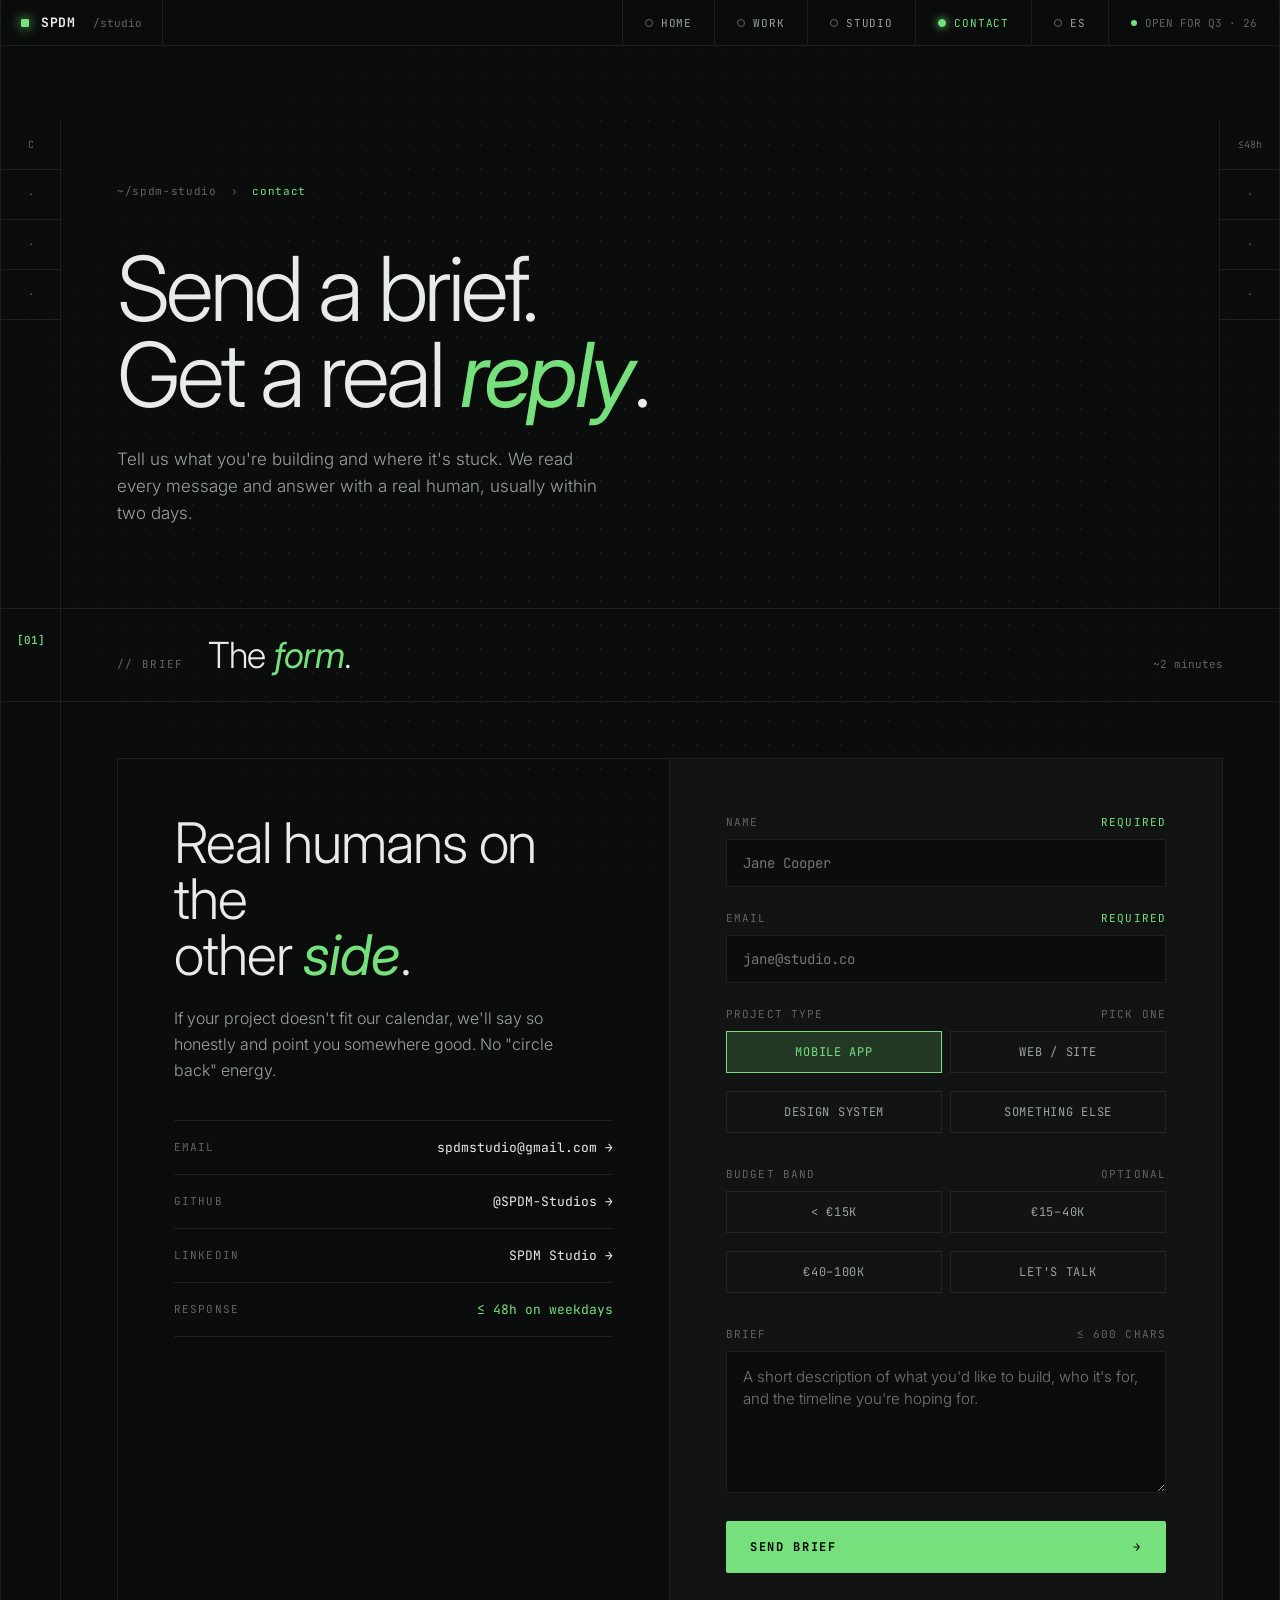
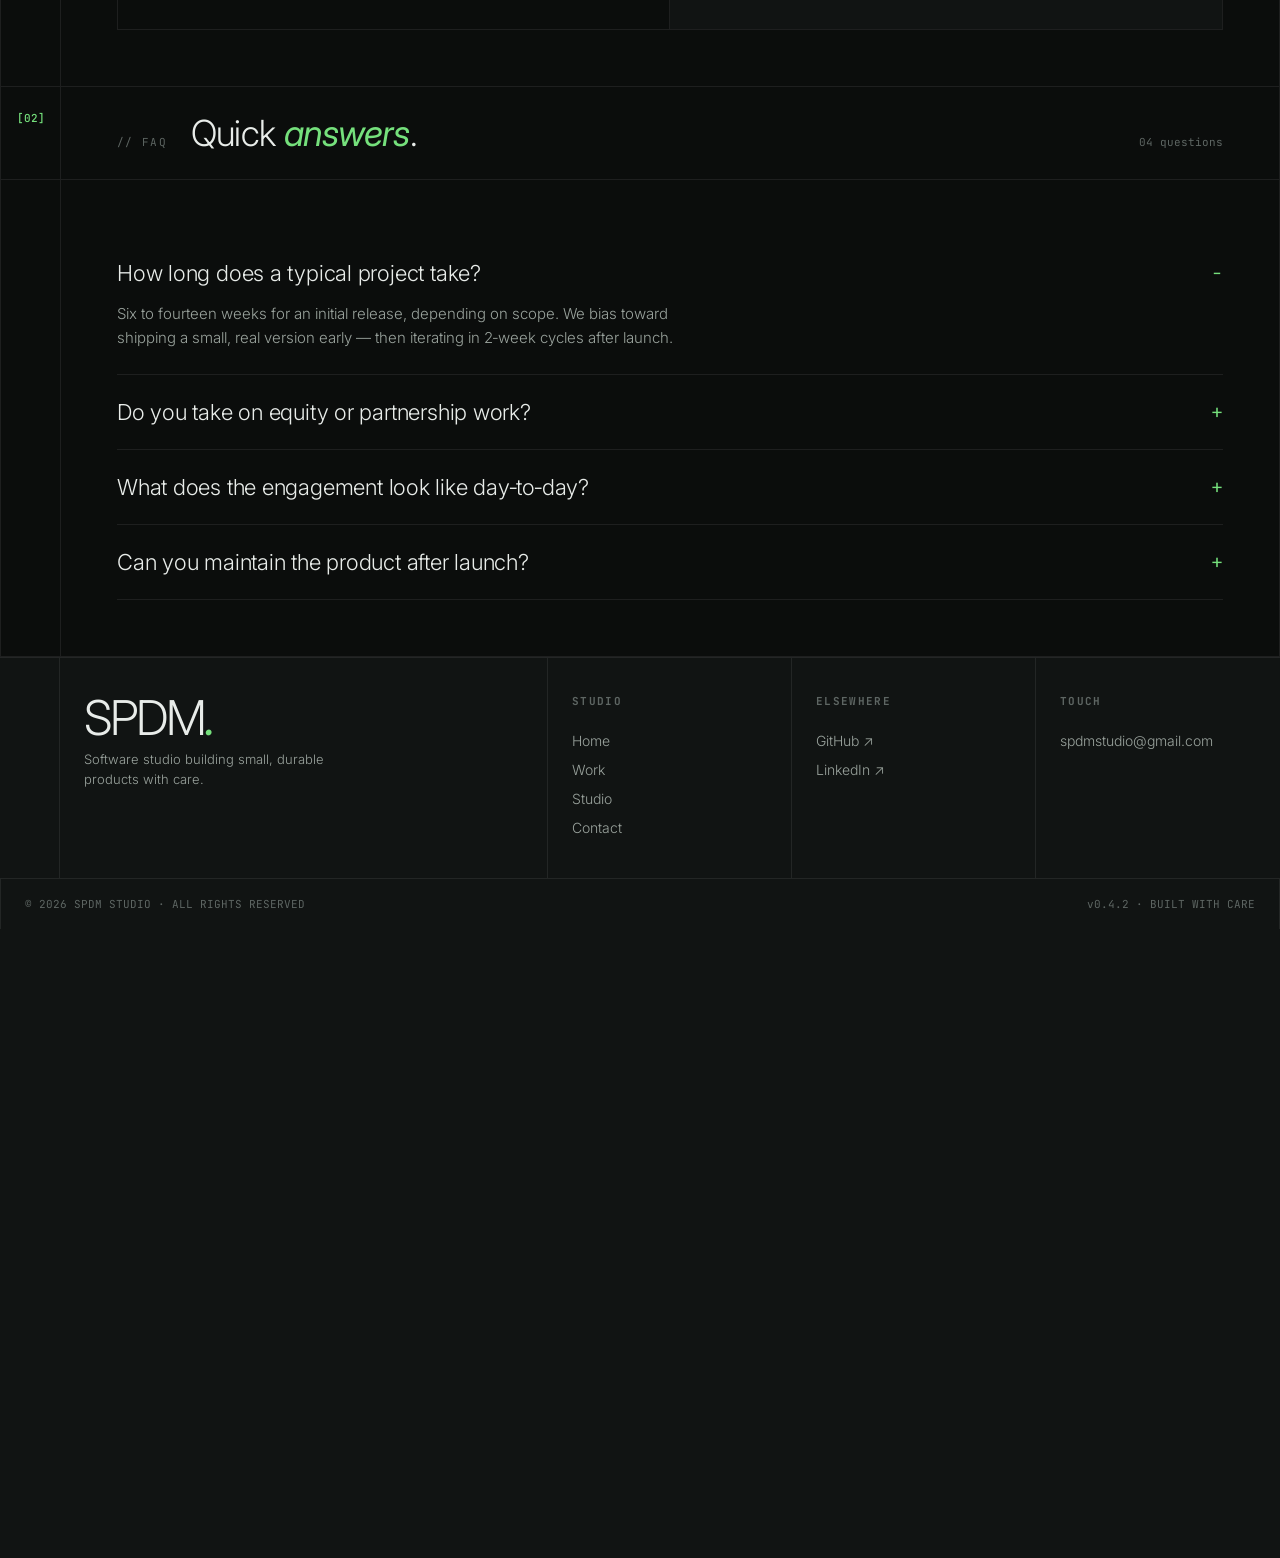
<file: contact.html>
<!DOCTYPE html>
<html lang="en">
<head>
<meta charset="utf-8" />
<meta name="viewport" content="width=device-width, initial-scale=1.0" />
<title>Contact — SPDM Studio</title>
<link rel="icon" type="image/png" href="Assets/2.png" />
<link rel="preconnect" href="https://fonts.googleapis.com">
<link rel="preconnect" href="https://fonts.gstatic.com" crossorigin>
<link href="https://fonts.googleapis.com/css2?family=JetBrains+Mono:wght@400;500;700&family=Inter:wght@300;400;500;700&display=swap" rel="stylesheet">
<link rel="stylesheet" href="shared.css">
<style>
  .contact{display:grid;grid-template-columns:1fr 1fr;gap:0;border:1px solid var(--line)}
  .contact-l{padding:56px;border-right:1px solid var(--line)}
  .contact-l h3{font-family:'Inter',sans-serif;font-weight:300;font-size:56px;letter-spacing:-0.02em;line-height:1;margin-bottom:22px}
  .contact-l h3 em{color:var(--accent);font-style:italic;font-weight:400}
  .contact-l p{color:var(--fg-2);font-size:16px;line-height:1.65;font-weight:300;margin-bottom:36px;max-width:42ch}
  .channels{display:flex;flex-direction:column;gap:0;font-family:'JetBrains Mono',monospace;font-size:13px;border-top:1px solid var(--line)}
  .channels a{display:flex;justify-content:space-between;align-items:center;padding:18px 0;border-bottom:1px solid var(--line)}
  .channels a:hover span:last-child{color:var(--accent)}
  .channels a span:first-child{color:var(--fg-3);text-transform:uppercase;letter-spacing:0.1em;font-size:11px}
  .channels a span:last-child{color:var(--fg);transition:color .2s}
  .contact-r{padding:56px;background:var(--bg-2)}
  .field{margin-bottom:24px}
  .field label{display:flex;justify-content:space-between;font-family:'JetBrains Mono',monospace;font-size:11px;color:var(--fg-3);text-transform:uppercase;letter-spacing:0.1em;margin-bottom:10px}
  .field label .req{color:var(--accent)}
  .field input,.field textarea,.field select{width:100%;background:var(--bg);border:1px solid var(--line);color:var(--fg);font-family:'JetBrains Mono',monospace;font-size:14px;padding:14px 16px;border-radius:2px;outline:none;transition:border .2s}
  .field input:focus,.field textarea:focus,.field select:focus{border-color:var(--accent)}
  .field textarea{resize:vertical;min-height:140px;font-family:'Inter',sans-serif;font-weight:300;font-size:15px;line-height:1.5}
  .opts{display:grid;grid-template-columns:repeat(2,1fr);gap:8px}
  .opt{position:relative}
  .opt input{position:absolute;opacity:0;pointer-events:none}
  .opt label{display:block;border:1px solid var(--line);padding:12px 14px;font-family:'JetBrains Mono',monospace;font-size:12px;color:var(--fg-2);text-transform:uppercase;letter-spacing:0.06em;cursor:pointer;transition:all .2s;text-align:center}
  .opt input:checked + label{border-color:var(--accent);color:var(--accent);background:var(--accent-dim)}
  .send{width:100%;background:var(--accent);color:#000;border:0;padding:18px 24px;font-family:'JetBrains Mono',monospace;font-size:12px;letter-spacing:0.14em;text-transform:uppercase;font-weight:700;cursor:pointer;display:flex;align-items:center;justify-content:space-between;border-radius:2px;margin-top:8px}
  .send:hover{background:#fff}
  .faq{display:flex;flex-direction:column}
  .faq details{border-bottom:1px solid var(--line);padding:24px 0}
  .faq summary{cursor:pointer;list-style:none;display:flex;justify-content:space-between;align-items:center;font-family:'Inter',sans-serif;font-weight:300;font-size:22px;letter-spacing:-0.01em}
  .faq summary::-webkit-details-marker{display:none}
  .faq summary::after{content:"+";font-family:'JetBrains Mono',monospace;color:var(--accent);font-size:20px;transition:transform .2s}
  .faq details[open] summary::after{content:"−"}
  .faq details p{color:var(--fg-2);font-size:15px;line-height:1.6;font-weight:300;margin-top:16px;max-width:64ch}

  @media (max-width:960px){
    .contact{grid-template-columns:1fr}
    .contact-l{border-right:0;border-bottom:1px solid var(--line);padding:32px}
    .contact-r{padding:32px}
    .opts{grid-template-columns:1fr}
  }
</style>
</head>
<body>
<div class="grid-bg"></div>

<nav class="top">
  <div class="inner">
    <a class="brand" href="index.html"><span class="dot"></span><span class="name">SPDM</span><span class="tag mono">/studio</span></a>
    <div class="links">
      <a href="index.html" data-i18n="nav_home">Home</a>
      <a href="work.html" data-i18n="nav_work">Work</a>
      <a href="studio.html" data-i18n="nav_studio">Studio</a>
      <a class="active" href="contact.html" data-i18n="nav_contact">Contact</a>
    </div>
    <button class="lang-toggle mono" id="langToggle" onclick="i18n.toggle()">ES</button>
    <div class="meta mono"><span class="pulse"></span><span data-i18n="nav_status">OPEN FOR Q3 · 26</span></div>
  </div>
</nav>

<div class="frame">

  <section class="page-head">
    <div class="ph-grid">
      <aside class="hero-rail"><div class="rail-tick">C</div><div class="rail-tick">·</div><div class="rail-tick">·</div><div class="rail-tick">·</div></aside>
      <div class="ph-main">
        <div class="breadcrumb mono"><span>~/spdm-studio</span><span class="sep">›</span><span class="cur">contact</span></div>
        <h1 style="font-family:Inter;font-weight:300;font-size:clamp(48px,7vw,108px);line-height:0.96;letter-spacing:-0.04em" data-i18n-html="cnt_hero_h1">
          Send a brief.<br/>Get a real <span style="color:var(--accent);font-style:italic;font-weight:400">reply</span>.
        </h1>
        <p style="margin-top:28px;color:var(--fg-2);font-size:17px;line-height:1.6;font-weight:300;max-width:50ch" data-i18n="cnt_hero_p">
          Tell us what you're building and where it's stuck. We read every message and answer with a real human, usually within two days.
        </p>
      </div>
      <aside class="hero-rail right"><div class="rail-tick">≤48h</div><div class="rail-tick">·</div><div class="rail-tick">·</div><div class="rail-tick">·</div></aside>
    </div>
  </section>

  <section class="block">
    <div class="block-head">
      <div class="num mono">[01]</div>
      <div class="head-row"><span class="id mono" data-i18n="cnt_s01_id">// brief</span><h2 data-i18n-html="cnt_s01_h2">The <em>form</em>.</h2><span class="tail mono" data-i18n="cnt_s01_tail">~2 minutes</span></div>
    </div>
    <div class="block-body">
      <div class="gutter"></div>
      <div class="content">
        <div class="contact">
          <div class="contact-l">
            <h3 data-i18n-html="cnt_l_h3">Real humans on the<br/>other <em>side</em>.</h3>
            <p data-i18n="cnt_l_p">If your project doesn't fit our calendar, we'll say so honestly and point you somewhere good. No "circle back" energy.</p>
            <div class="channels mono">
              <a href="mailto:spdmstudio@gmail.com"><span>EMAIL</span><span>spdmstudio@gmail.com →</span></a>
              <a href="https://github.com/SPDM-Studios" target="_blank"><span>GITHUB</span><span>@SPDM-Studios →</span></a>
              <a href="https://www.linkedin.com/company/spdm-studio" target="_blank"><span>LINKEDIN</span><span>SPDM Studio →</span></a>
              <a href="#"><span>RESPONSE</span><span style="color:var(--accent)">≤ 48h on weekdays</span></a>
            </div>
          </div>
          <div class="contact-r">
            <form id="contactForm" action="https://formsubmit.co/spdmstudio@gmail.com" method="POST">
              <input type="hidden" name="_subject" value="New brief from SPDM Studio site" />
              <input type="hidden" name="_captcha" value="false" />
              <div class="field">
                <label><span data-i18n="cnt_form_name">NAME</span><span class="req" data-i18n="cnt_form_required">required</span></label>
                <input name="name" type="text" placeholder="Jane Cooper" data-i18n-placeholder="idx_form_name_ph" required />
              </div>
              <div class="field">
                <label><span data-i18n="cnt_form_email">EMAIL</span><span class="req" data-i18n="cnt_form_required">required</span></label>
                <input name="email" type="email" placeholder="jane@studio.co" data-i18n-placeholder="idx_form_email_ph" required />
              </div>
              <div class="field">
                <label><span data-i18n="cnt_form_type">PROJECT TYPE</span><span data-i18n="cnt_form_type_pick">pick one</span></label>
                <div class="opts">
                  <div class="opt"><input type="radio" name="type" id="t1" value="mobile" checked /><label for="t1" data-i18n="cnt_opt_mobile">Mobile App</label></div>
                  <div class="opt"><input type="radio" name="type" id="t2" value="web" /><label for="t2" data-i18n="cnt_opt_web">Web / Site</label></div>
                  <div class="opt"><input type="radio" name="type" id="t3" value="design" /><label for="t3" data-i18n="cnt_opt_design">Design System</label></div>
                  <div class="opt"><input type="radio" name="type" id="t4" value="other" /><label for="t4" data-i18n="cnt_opt_other">Something Else</label></div>
                </div>
              </div>
              <div class="field">
                <label><span data-i18n="cnt_form_budget">BUDGET BAND</span><span data-i18n="cnt_form_budget_opt">optional</span></label>
                <div class="opts">
                  <div class="opt"><input type="radio" name="budget" id="b1" value="lt15" /><label for="b1">&lt; €15k</label></div>
                  <div class="opt"><input type="radio" name="budget" id="b2" value="15-40" /><label for="b2">€15–40k</label></div>
                  <div class="opt"><input type="radio" name="budget" id="b3" value="40-100" /><label for="b3">€40–100k</label></div>
                  <div class="opt"><input type="radio" name="budget" id="b4" value="discuss" /><label for="b4">Let's talk</label></div>
                </div>
              </div>
              <div class="field">
                <label><span data-i18n="cnt_form_brief">BRIEF</span><span>≤ 600 chars</span></label>
                <textarea name="message" rows="5" placeholder="A short description of what you'd like to build, who it's for, and the timeline you're hoping for." data-i18n-placeholder="idx_form_brief_ph" required></textarea>
              </div>
              <button class="send mono" type="submit"><span data-i18n="cnt_send">Send brief</span><span>→</span></button>
            </form>
          </div>
        </div>
      </div>
    </div>
  </section>

  <!-- FAQ -->
  <section class="block">
    <div class="block-head">
      <div class="num mono">[02]</div>
      <div class="head-row"><span class="id mono" data-i18n="cnt_s02_id">// faq</span><h2 data-i18n-html="cnt_s02_h2">Quick <em>answers</em>.</h2><span class="tail mono" data-i18n="cnt_s02_tail">04 questions</span></div>
    </div>
    <div class="block-body">
      <div class="gutter"></div>
      <div class="content">
        <div class="faq">
          <details open>
            <summary data-i18n="cnt_faq1_q">How long does a typical project take?</summary>
            <p data-i18n="cnt_faq1_a">Six to fourteen weeks for an initial release, depending on scope. We bias toward shipping a small, real version early — then iterating in 2‑week cycles after launch.</p>
          </details>
          <details>
            <summary data-i18n="cnt_faq2_q">Do you take on equity or partnership work?</summary>
            <p data-i18n="cnt_faq2_a">Occasionally. We're picky about it — usually only when we'd build the product anyway. If that's you, mention it in the brief.</p>
          </details>
          <details>
            <summary data-i18n="cnt_faq3_q">What does the engagement look like day‑to‑day?</summary>
            <p data-i18n="cnt_faq3_a">Weekly Friday demos with a real build, a shared Linear board, and async updates the rest of the time. You'll have direct contact with the people writing the code.</p>
          </details>
          <details>
            <summary data-i18n="cnt_faq4_q">Can you maintain the product after launch?</summary>
            <p data-i18n="cnt_faq4_a">Yes — we offer a light retainer for tracked metrics, monthly polish, and feedback loops. Or we'll hand off cleanly to your team.</p>
          </details>
        </div>
      </div>
    </div>
  </section>

</div>

<footer>
  <div class="frame" style="border-left:0;border-right:0;max-width:1440px">
    <div class="foot-grid">
      <div class="gut"></div>
      <div class="brand-block"><div class="lg">SPDM<em>.</em></div><div class="desc">Software studio building small, durable products with care.</div></div>
      <div><h5 data-i18n="foot_nav_title">Studio</h5><a href="index.html" data-i18n="foot_home">Home</a><a href="work.html" data-i18n="nav_work">Work</a><a href="studio.html" data-i18n="nav_studio">Studio</a><a href="contact.html" data-i18n="nav_contact">Contact</a></div>
      <div><h5 data-i18n="foot_elsewhere">Elsewhere</h5><a href="https://github.com/SPDM-Studios" target="_blank">GitHub ↗</a><a href="https://www.linkedin.com/company/spdm-studio" target="_blank">LinkedIn ↗</a></div>
      <div><h5 data-i18n="foot_touch">Touch</h5><a href="mailto:spdmstudio@gmail.com">spdmstudio@gmail.com</a></div>
    </div>
    <div class="foot-bottom"><span data-i18n="foot_copyright">© 2026 SPDM STUDIO</span><span data-i18n="foot_version">v0.4.2</span></div>
  </div>
</footer>

<script src="i18n.js"></script>
<script>
  const form = document.getElementById('contactForm');
  if(form){
    form.addEventListener('submit', e=>{
      e.preventDefault();
      const btn = form.querySelector('button.send');
      const orig = btn.innerHTML;
      btn.innerHTML = '<span>Sending…</span><span>↻</span>';
      const fd = new FormData(form);
      fetch("https://formsubmit.co/ajax/spdmstudio@gmail.com",{method:"POST",body:fd})
        .then(r=>r.json())
        .then(()=>{btn.innerHTML='<span>Sent — talk soon</span><span>✓</span>';form.reset();})
        .catch(()=>{btn.innerHTML='<span>Error — try email</span><span>✕</span>';})
        .finally(()=>setTimeout(()=>btn.innerHTML=orig,4500));
    });
  }
</script>
</body>
</html>
</file>
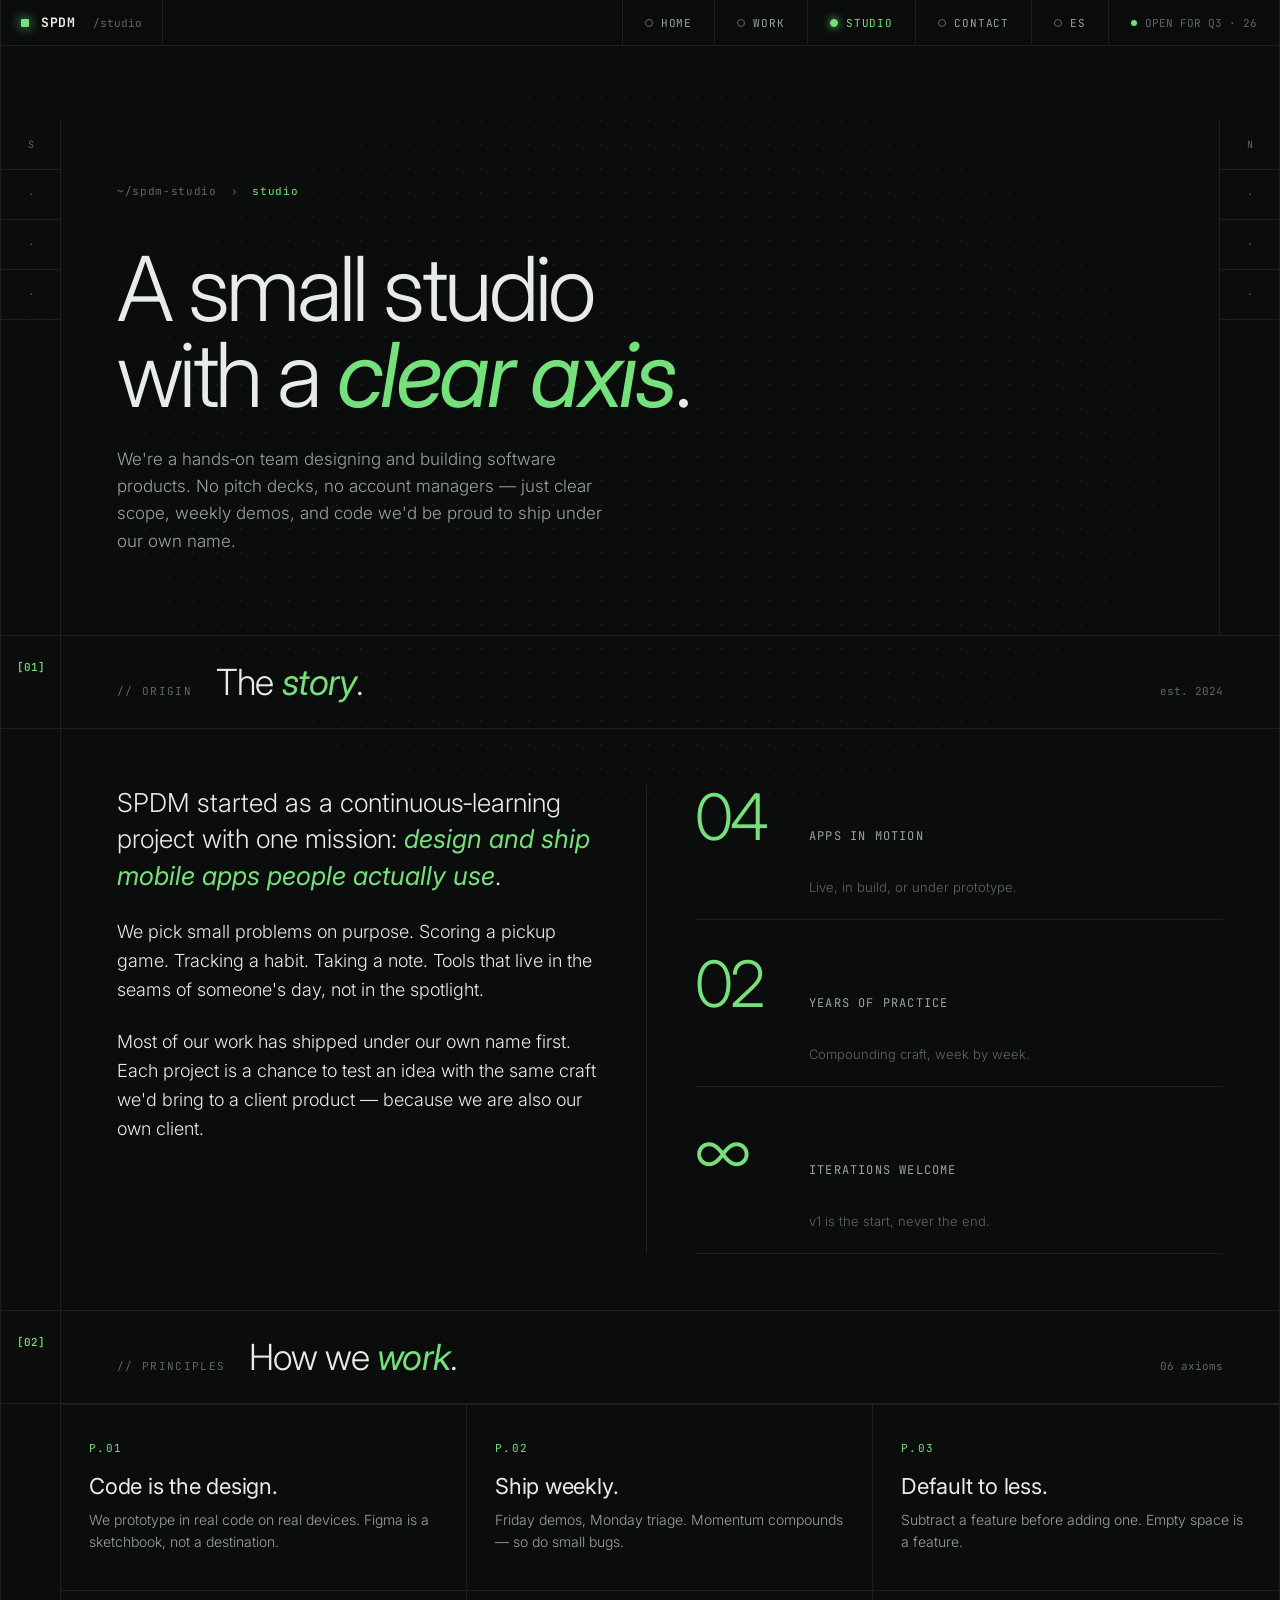
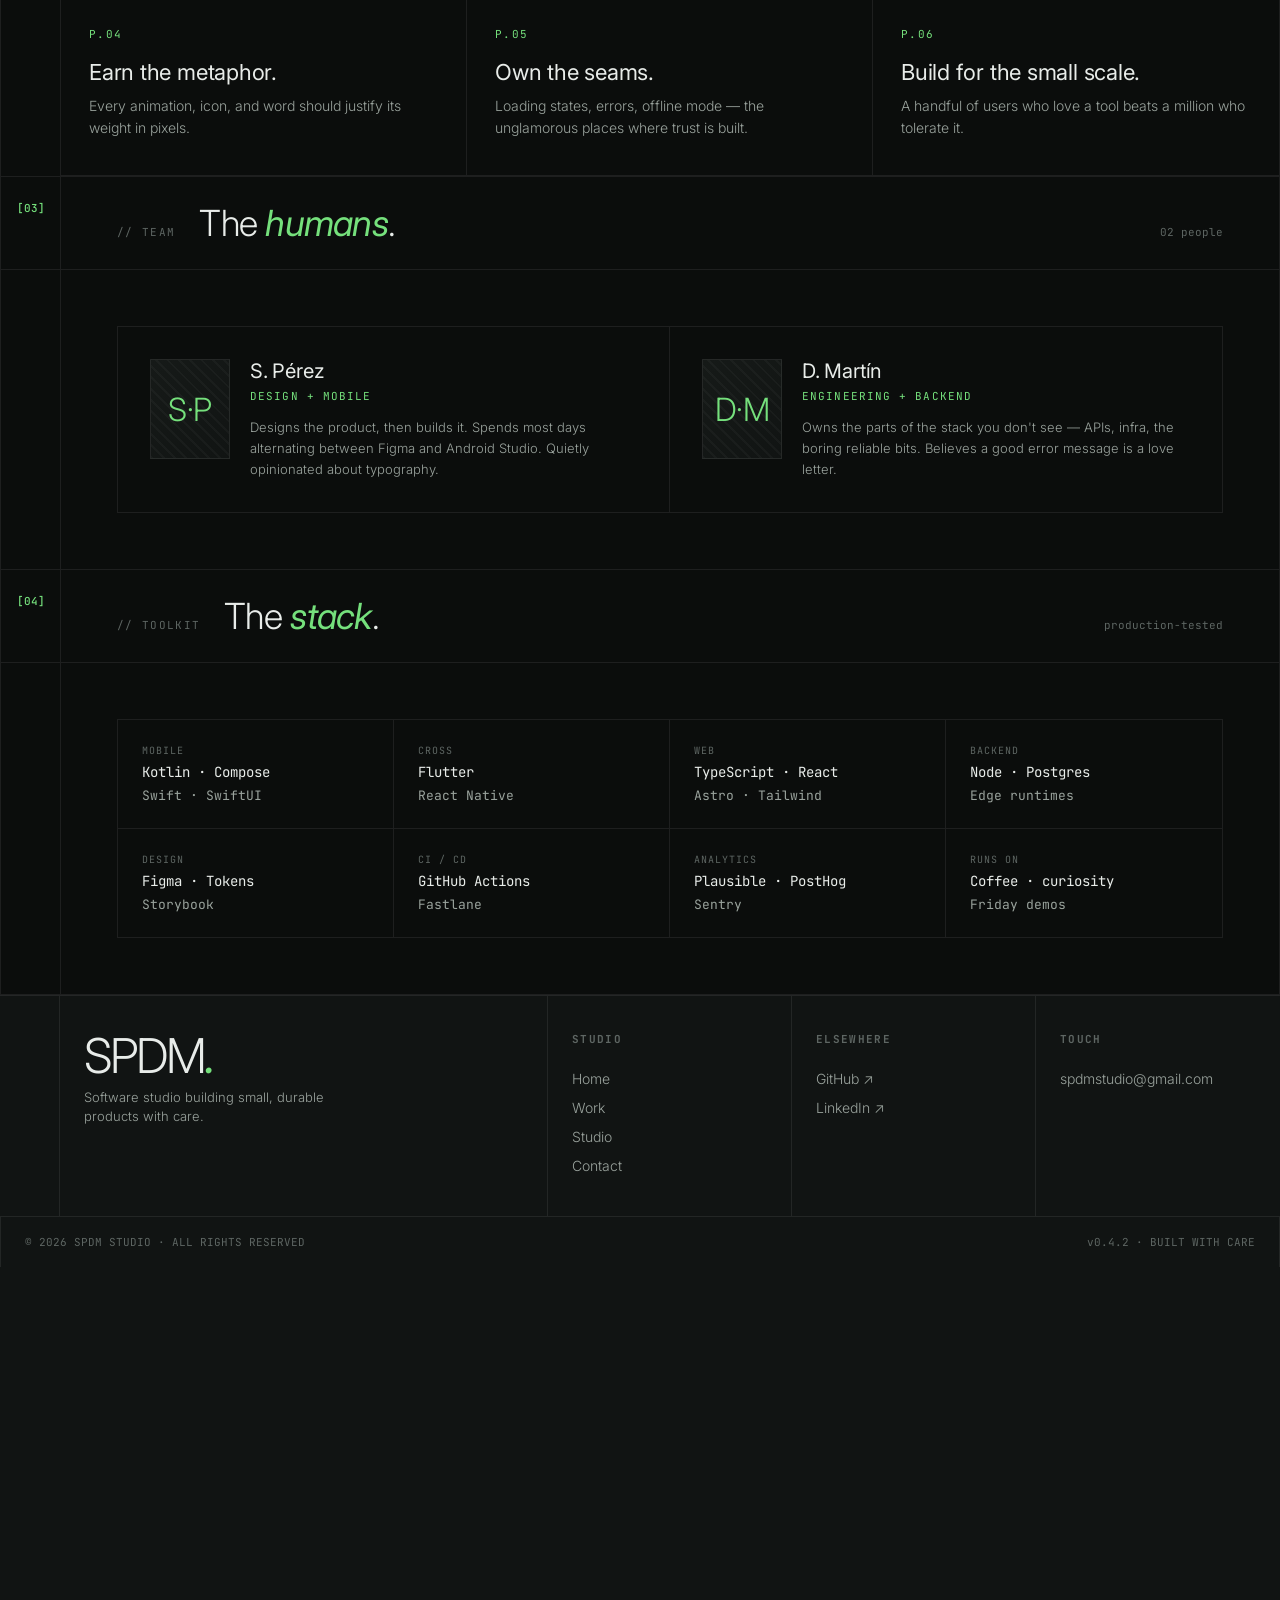
<file: studio.html>
<!DOCTYPE html>
<html lang="en">
<head>
<meta charset="utf-8" />
<meta name="viewport" content="width=device-width, initial-scale=1.0" />
<title>Studio — SPDM Studio</title>
<link rel="icon" type="image/png" href="Assets/2.png" />
<link rel="preconnect" href="https://fonts.googleapis.com">
<link rel="preconnect" href="https://fonts.gstatic.com" crossorigin>
<link href="https://fonts.googleapis.com/css2?family=JetBrains+Mono:wght@400;500;700&family=Inter:wght@300;400;500;700&display=swap" rel="stylesheet">
<link rel="stylesheet" href="shared.css">
<style>
  .about-grid{display:grid;grid-template-columns:1fr 1.2fr;gap:48px}
  .about-l p{font-size:18px;line-height:1.6;color:var(--fg);font-weight:300;margin-bottom:24px;max-width:48ch}
  .about-l p.lead{font-size:26px;line-height:1.4}
  .about-l p.lead em{color:var(--accent);font-style:italic;font-weight:400}
  .about-r{border-left:1px solid var(--line);padding-left:48px;display:flex;flex-direction:column;gap:32px}
  .stat{display:grid;grid-template-columns:90px 1fr;align-items:baseline;gap:24px;padding-bottom:24px;border-bottom:1px solid var(--line)}
  .stat .num{font-family:'Inter',sans-serif;font-weight:300;font-size:64px;letter-spacing:-0.04em;line-height:1;color:var(--accent)}
  .stat .lbl{font-family:'JetBrains Mono',monospace;font-size:12px;color:var(--fg-2);text-transform:uppercase;letter-spacing:0.1em}
  .stat .desc{grid-column:2;color:var(--fg-3);font-size:13px;font-weight:300;margin-top:6px}

  .princ{display:grid;grid-template-columns:repeat(3,1fr);gap:0;border-top:1px solid var(--line)}
  .princ .p{padding:36px 28px;border-right:1px solid var(--line);border-bottom:1px solid var(--line)}
  .princ .p:nth-child(3n){border-right:0}
  .princ .p .ix{font-family:'JetBrains Mono',monospace;font-size:11px;color:var(--accent);letter-spacing:0.12em;margin-bottom:18px}
  .princ .p h4{font-family:'Inter',sans-serif;font-weight:400;font-size:22px;letter-spacing:-0.01em;margin-bottom:10px}
  .princ .p p{color:var(--fg-2);font-size:14px;line-height:1.6;font-weight:300}

  .team{display:grid;grid-template-columns:repeat(2,1fr);gap:0;border:1px solid var(--line)}
  .person{padding:32px;border-right:1px solid var(--line);display:grid;grid-template-columns:80px 1fr;gap:20px;align-items:start}
  .person:last-child{border-right:0}
  .person .ph{width:80px;height:100px;background:linear-gradient(135deg, var(--bg-3), var(--bg-2));position:relative;overflow:hidden;border:1px solid var(--line)}
  .person .ph::before{content:"";position:absolute;inset:0;background-image:repeating-linear-gradient(45deg, rgba(255,255,255,0.03) 0 2px, transparent 2px 8px)}
  .person .ph .init{position:absolute;inset:0;display:flex;align-items:center;justify-content:center;font-family:'Inter',sans-serif;font-weight:300;font-size:32px;color:var(--accent);letter-spacing:-0.02em}
  .person h4{font-family:'Inter',sans-serif;font-weight:400;font-size:20px;letter-spacing:-0.01em}
  .person .role{font-family:'JetBrains Mono',monospace;font-size:11px;color:var(--accent);letter-spacing:0.1em;text-transform:uppercase;margin:6px 0 14px}
  .person p{color:var(--fg-2);font-size:13px;line-height:1.6;font-weight:300}

  .stack-grid{display:grid;grid-template-columns:repeat(4,1fr);gap:0;border:1px solid var(--line);border-bottom:0}
  .stack-cell{padding:24px;border-right:1px solid var(--line);border-bottom:1px solid var(--line);font-family:'JetBrains Mono',monospace;font-size:13px;color:var(--fg-2);display:flex;flex-direction:column;gap:6px}
  .stack-cell:nth-child(4n){border-right:0}
  .stack-cell .k{color:var(--fg-3);font-size:10px;text-transform:uppercase;letter-spacing:0.1em}
  .stack-cell .v{color:var(--fg);font-size:14px}

  @media (max-width:960px){
    .about-grid{grid-template-columns:1fr}
    .about-r{border-left:0;padding-left:0;border-top:1px solid var(--line);padding-top:32px}
    .princ{grid-template-columns:1fr}
    .princ .p{border-right:0}
    .team{grid-template-columns:1fr}
    .person{border-right:0;border-bottom:1px solid var(--line)}
    .stack-grid{grid-template-columns:repeat(2,1fr)}
    .stack-cell:nth-child(4n){border-right:1px solid var(--line)}
    .stack-cell:nth-child(2n){border-right:0}
  }
</style>
</head>
<body>
<div class="grid-bg"></div>

<nav class="top">
  <div class="inner">
    <a class="brand" href="index.html"><span class="dot"></span><span class="name">SPDM</span><span class="tag mono">/studio</span></a>
    <div class="links">
      <a href="index.html" data-i18n="nav_home">Home</a>
      <a href="work.html" data-i18n="nav_work">Work</a>
      <a class="active" href="studio.html" data-i18n="nav_studio">Studio</a>
      <a href="contact.html" data-i18n="nav_contact">Contact</a>
    </div>
    <button class="lang-toggle mono" id="langToggle" onclick="i18n.toggle()">ES</button>
    <div class="meta mono"><span class="pulse"></span><span data-i18n="nav_status">OPEN FOR Q3 · 26</span></div>
  </div>
</nav>

<div class="frame">

  <section class="page-head">
    <div class="ph-grid">
      <aside class="hero-rail"><div class="rail-tick">S</div><div class="rail-tick">·</div><div class="rail-tick">·</div><div class="rail-tick">·</div></aside>
      <div class="ph-main">
        <div class="breadcrumb mono"><span>~/spdm-studio</span><span class="sep">›</span><span class="cur">studio</span></div>
        <h1 style="font-family:Inter;font-weight:300;font-size:clamp(48px,7vw,108px);line-height:0.96;letter-spacing:-0.04em" data-i18n-html="std_hero_h1">
          A small studio<br/>with a <span style="color:var(--accent);font-style:italic;font-weight:400">clear axis</span>.
        </h1>
        <p style="margin-top:28px;color:var(--fg-2);font-size:17px;line-height:1.6;font-weight:300;max-width:50ch" data-i18n="std_hero_p">
          We're a hands‑on team designing and building software products. No pitch decks, no account managers — just clear scope, weekly demos, and code we'd be proud to ship under our own name.
        </p>
      </div>
      <aside class="hero-rail right"><div class="rail-tick">N</div><div class="rail-tick">·</div><div class="rail-tick">·</div><div class="rail-tick">·</div></aside>
    </div>
  </section>

  <!-- STORY -->
  <section class="block">
    <div class="block-head">
      <div class="num mono">[01]</div>
      <div class="head-row"><span class="id mono" data-i18n="std_s01_id">// origin</span><h2 data-i18n-html="std_s01_h2">The <em>story</em>.</h2><span class="tail mono" data-i18n="std_s01_tail">est. 2024</span></div>
    </div>
    <div class="block-body">
      <div class="gutter"></div>
      <div class="content">
        <div class="about-grid">
          <div class="about-l">
            <p class="lead" data-i18n-html="std_origin_lead">SPDM started as a continuous‑learning project with one mission: <em>design and ship mobile apps people actually use</em>.</p>
            <p data-i18n="std_origin_p1">We pick small problems on purpose. Scoring a pickup game. Tracking a habit. Taking a note. Tools that live in the seams of someone's day, not in the spotlight.</p>
            <p data-i18n="std_origin_p2">Most of our work has shipped under our own name first. Each project is a chance to test an idea with the same craft we'd bring to a client product — because we are also our own client.</p>
          </div>
          <div class="about-r">
            <div class="stat"><div class="num">04</div><div class="lbl mono" data-i18n="std_stat01_lbl">Apps in motion</div><div class="desc" data-i18n="std_stat01_desc">Live, in build, or under prototype.</div></div>
            <div class="stat"><div class="num">02</div><div class="lbl mono" data-i18n="std_stat02_lbl">Years of practice</div><div class="desc" data-i18n="std_stat02_desc">Compounding craft, week by week.</div></div>
            <div class="stat"><div class="num">∞</div><div class="lbl mono" data-i18n="std_stat03_lbl">Iterations welcome</div><div class="desc" data-i18n="std_stat03_desc">v1 is the start, never the end.</div></div>
          </div>
        </div>
      </div>
    </div>
  </section>

  <!-- PRINCIPLES -->
  <section class="block">
    <div class="block-head">
      <div class="num mono">[02]</div>
      <div class="head-row"><span class="id mono" data-i18n="std_s02_id">// principles</span><h2 data-i18n-html="std_s02_h2">How we <em>work</em>.</h2><span class="tail mono" data-i18n="std_s02_tail">06 axioms</span></div>
    </div>
    <div class="block-body">
      <div class="gutter"></div>
      <div class="content" style="padding:0">
        <div class="princ">
          <div class="p"><div class="ix">P.01</div><h4 data-i18n="std_p01_h4">Code is the design.</h4><p data-i18n="std_p01_p">We prototype in real code on real devices. Figma is a sketchbook, not a destination.</p></div>
          <div class="p"><div class="ix">P.02</div><h4 data-i18n="std_p02_h4">Ship weekly.</h4><p data-i18n="std_p02_p">Friday demos, Monday triage. Momentum compounds — so do small bugs.</p></div>
          <div class="p"><div class="ix">P.03</div><h4 data-i18n="std_p03_h4">Default to less.</h4><p data-i18n="std_p03_p">Subtract a feature before adding one. Empty space is a feature.</p></div>
          <div class="p"><div class="ix">P.04</div><h4 data-i18n="std_p04_h4">Earn the metaphor.</h4><p data-i18n="std_p04_p">Every animation, icon, and word should justify its weight in pixels.</p></div>
          <div class="p"><div class="ix">P.05</div><h4 data-i18n="std_p05_h4">Own the seams.</h4><p data-i18n="std_p05_p">Loading states, errors, offline mode — the unglamorous places where trust is built.</p></div>
          <div class="p"><div class="ix">P.06</div><h4 data-i18n="std_p06_h4">Build for the small scale.</h4><p data-i18n="std_p06_p">A handful of users who love a tool beats a million who tolerate it.</p></div>
        </div>
      </div>
    </div>
  </section>

  <!-- TEAM -->
  <section class="block">
    <div class="block-head">
      <div class="num mono">[03]</div>
      <div class="head-row"><span class="id mono" data-i18n="std_s03_id">// team</span><h2 data-i18n-html="std_s03_h2">The <em>humans</em>.</h2><span class="tail mono" data-i18n="std_s03_tail">02 people</span></div>
    </div>
    <div class="block-body">
      <div class="gutter"></div>
      <div class="content">
        <div class="team">
          <div class="person">
            <div class="ph"><div class="init">S·P</div></div>
            <div>
              <h4>S. Pérez</h4>
              <div class="role mono" data-i18n="std_p1_role">Design + Mobile</div>
              <p data-i18n="std_p1_p">Designs the product, then builds it. Spends most days alternating between Figma and Android Studio. Quietly opinionated about typography.</p>
            </div>
          </div>
          <div class="person">
            <div class="ph"><div class="init">D·M</div></div>
            <div>
              <h4>D. Martín</h4>
              <div class="role mono" data-i18n="std_p2_role">Engineering + Backend</div>
              <p data-i18n="std_p2_p">Owns the parts of the stack you don't see — APIs, infra, the boring reliable bits. Believes a good error message is a love letter.</p>
            </div>
          </div>
        </div>
      </div>
    </div>
  </section>

  <!-- STACK -->
  <section class="block">
    <div class="block-head">
      <div class="num mono">[04]</div>
      <div class="head-row"><span class="id mono" data-i18n="std_s04_id">// toolkit</span><h2 data-i18n-html="std_s04_h2">The <em>stack</em>.</h2><span class="tail mono" data-i18n="std_s04_tail">production-tested</span></div>
    </div>
    <div class="block-body">
      <div class="gutter"></div>
      <div class="content">
        <div class="stack-grid">
          <div class="stack-cell"><span class="k">MOBILE</span><span class="v">Kotlin · Compose</span><span>Swift · SwiftUI</span></div>
          <div class="stack-cell"><span class="k">CROSS</span><span class="v">Flutter</span><span>React Native</span></div>
          <div class="stack-cell"><span class="k">WEB</span><span class="v">TypeScript · React</span><span>Astro · Tailwind</span></div>
          <div class="stack-cell"><span class="k">BACKEND</span><span class="v">Node · Postgres</span><span>Edge runtimes</span></div>
          <div class="stack-cell"><span class="k">DESIGN</span><span class="v">Figma · Tokens</span><span>Storybook</span></div>
          <div class="stack-cell"><span class="k">CI / CD</span><span class="v">GitHub Actions</span><span>Fastlane</span></div>
          <div class="stack-cell"><span class="k">ANALYTICS</span><span class="v">Plausible · PostHog</span><span>Sentry</span></div>
          <div class="stack-cell"><span class="k">RUNS ON</span><span class="v">Coffee · curiosity</span><span>Friday demos</span></div>
        </div>
      </div>
    </div>
  </section>

</div>

<footer>
  <div class="frame" style="border-left:0;border-right:0;max-width:1440px">
    <div class="foot-grid">
      <div class="gut"></div>
      <div class="brand-block"><div class="lg">SPDM<em>.</em></div><div class="desc">Software studio building small, durable products with care.</div></div>
      <div><h5 data-i18n="foot_nav_title">Studio</h5><a href="index.html" data-i18n="foot_home">Home</a><a href="work.html" data-i18n="nav_work">Work</a><a href="studio.html" data-i18n="nav_studio">Studio</a><a href="contact.html" data-i18n="nav_contact">Contact</a></div>
      <div><h5 data-i18n="foot_elsewhere">Elsewhere</h5><a href="https://github.com/SPDM-Studios" target="_blank">GitHub ↗</a><a href="https://www.linkedin.com/company/spdm-studio" target="_blank">LinkedIn ↗</a></div>
      <div><h5 data-i18n="foot_touch">Touch</h5><a href="mailto:spdmstudio@gmail.com">spdmstudio@gmail.com</a></div>
    </div>
    <div class="foot-bottom"><span data-i18n="foot_copyright">© 2026 SPDM STUDIO</span><span data-i18n="foot_version">v0.4.2</span></div>
  </div>
</footer>
<script src="i18n.js"></script>
</body>
</html>
</file>
<file: shared.css>
/* Shared styles for direction A — Terminal */
:root{
  --bg: #0b0d0c;
  --bg-2: #111413;
  --bg-3: #161a18;
  --line: rgba(255,255,255,0.08);
  --line-2: rgba(255,255,255,0.14);
  --fg: #e8ece9;
  --fg-2: #9aa39d;
  --fg-3: #5e6663;
  --accent: oklch(0.82 0.17 145);
  --accent-dim: oklch(0.82 0.17 145 / 0.18);
}
*{box-sizing:border-box;margin:0;padding:0}
html,body{background:var(--bg);color:var(--fg);font-family:'Inter',sans-serif;-webkit-font-smoothing:antialiased}
body{overflow-x:hidden}
.mono{font-family:'JetBrains Mono',ui-monospace,monospace}
a{color:inherit;text-decoration:none}
::selection{background:var(--accent);color:#000}

.grid-bg{position:fixed;inset:0;pointer-events:none;z-index:0;background-image:radial-gradient(circle at 1px 1px, rgba(255,255,255,0.06) 1px, transparent 0);background-size:24px 24px;mask-image:radial-gradient(ellipse at center, black 40%, transparent 80%)}
.frame{position:relative;z-index:2;border-left:1px solid var(--line);border-right:1px solid var(--line);max-width:1440px;margin:0 auto;min-height:100vh}

nav.top{position:fixed;top:0;left:0;right:0;z-index:50;background:rgba(11,13,12,0.78);backdrop-filter:blur(12px);border-bottom:1px solid var(--line)}
nav.top .inner{max-width:1440px;margin:0 auto;display:flex;align-items:stretch;border-left:1px solid var(--line);border-right:1px solid var(--line)}
nav.top .brand{display:flex;align-items:center;gap:12px;padding:14px 20px;border-right:1px solid var(--line)}
nav.top .brand .dot{width:8px;height:8px;background:var(--accent);border-radius:1px;box-shadow:0 0 12px var(--accent)}
nav.top .brand .name{font-family:'JetBrains Mono',monospace;font-weight:700;letter-spacing:0.04em;font-size:13px}
nav.top .brand .tag{color:var(--fg-3);font-family:'JetBrains Mono',monospace;font-size:11px;margin-left:6px}
nav.top .links{display:flex;margin-left:auto}
nav.top .links a{padding:14px 22px;font-family:'JetBrains Mono',monospace;font-size:11px;letter-spacing:0.08em;text-transform:uppercase;color:var(--fg-2);border-left:1px solid var(--line);display:flex;align-items:center;gap:8px;transition:color .2s, background .2s}
nav.top .links a::before{content:"";width:6px;height:6px;background:transparent;border:1px solid var(--fg-3);border-radius:50%}
nav.top .links a:hover{color:var(--fg);background:rgba(255,255,255,0.02)}
nav.top .links a.active{color:var(--accent)}
nav.top .links a.active::before{background:var(--accent);border-color:var(--accent);box-shadow:0 0 8px var(--accent)}
nav.top .meta{padding:14px 22px;border-left:1px solid var(--line);font-family:'JetBrains Mono',monospace;font-size:11px;color:var(--fg-3);display:flex;align-items:center;gap:8px}
nav.top .meta .pulse{width:6px;height:6px;background:var(--accent);border-radius:50%;animation:pulse 1.6s infinite}
@keyframes pulse{0%,100%{opacity:1}50%{opacity:.3}}
.lang-toggle{padding:14px 22px;border-left:1px solid var(--line);border-top:0;border-right:0;border-bottom:0;font-family:'JetBrains Mono',monospace;font-size:11px;letter-spacing:0.08em;text-transform:uppercase;background:transparent;color:var(--fg-2);cursor:pointer;display:flex;align-items:center;gap:8px;transition:color .2s,background .2s}
.lang-toggle::before{content:"";width:6px;height:6px;background:transparent;border:1px solid var(--fg-3);border-radius:50%;flex-shrink:0;transition:border-color .2s,background .2s}
.lang-toggle:hover{color:var(--fg);background:rgba(255,255,255,0.02)}
.lang-toggle:hover::before{border-color:var(--fg)}

.hero-rail{border-right:1px solid var(--line);display:flex;flex-direction:column}
.hero-rail.right{border-right:0;border-left:1px solid var(--line)}
.rail-tick{padding:18px 0;text-align:center;font-family:'JetBrains Mono',monospace;font-size:10px;color:var(--fg-3);border-bottom:1px solid var(--line)}
.breadcrumb{font-family:'JetBrains Mono',monospace;font-size:11px;color:var(--fg-3);letter-spacing:0.06em;margin-bottom:48px;display:flex;gap:14px;align-items:center}
.breadcrumb .sep{color:var(--fg-3)}
.breadcrumb .cur{color:var(--accent)}

.page-head{padding:120px 0 0;border-bottom:1px solid var(--line)}
.ph-grid{display:grid;grid-template-columns:60px 1fr 60px}
.ph-main{padding:64px 56px 80px}

.chip{font-size:11px;padding:6px 12px;border:1px solid var(--line-2);color:var(--fg-2);text-transform:uppercase;letter-spacing:0.1em;border-radius:2px}
.chip.accent{color:var(--accent);border-color:var(--accent-dim)}

section.block{border-bottom:1px solid var(--line);position:relative}
.block-head{display:grid;grid-template-columns:60px 1fr;border-bottom:1px solid var(--line)}
.block-head .num{border-right:1px solid var(--line);padding:24px 0;text-align:center;font-family:'JetBrains Mono',monospace;font-size:11px;color:var(--accent);font-weight:500}
.block-head .head-row{display:flex;align-items:baseline;gap:24px;padding:24px 56px;flex-wrap:wrap}
.block-head .head-row .id{font-family:'JetBrains Mono',monospace;font-size:11px;color:var(--fg-3);text-transform:uppercase;letter-spacing:0.12em}
.block-head .head-row h2{font-family:'Inter',sans-serif;font-weight:300;font-size:36px;letter-spacing:-0.02em}
.block-head .head-row h2 em{font-style:italic;color:var(--accent);font-weight:400}
.block-head .head-row .tail{margin-left:auto;font-family:'JetBrains Mono',monospace;font-size:11px;color:var(--fg-3)}
.block-body{display:grid;grid-template-columns:60px 1fr;align-items:stretch}
.block-body .gutter{border-right:1px solid var(--line)}
.block-body .content{padding:56px}

.work-card{display:grid;grid-template-columns:1.1fr 1fr;border:1px solid var(--line);background:var(--bg-2);overflow:hidden}
.work-shot{background:#0d0f0e;display:flex;align-items:center;justify-content:center;padding:48px;border-right:1px solid var(--line);position:relative;min-height:520px}
.work-shot img{max-height:440px;width:auto;filter:drop-shadow(0 24px 60px rgba(0,0,0,0.8))}
.work-shot .tape{position:absolute;top:16px;left:16px;font-family:'JetBrains Mono',monospace;font-size:10px;color:var(--accent);letter-spacing:0.1em}
.work-shot .corner{position:absolute;width:14px;height:14px;border:1px solid var(--accent)}
.work-shot .corner.tl{top:8px;left:8px;border-right:0;border-bottom:0}
.work-shot .corner.tr{top:8px;right:8px;border-left:0;border-bottom:0}
.work-shot .corner.bl{bottom:8px;left:8px;border-right:0;border-top:0}
.work-shot .corner.br{bottom:8px;right:8px;border-left:0;border-top:0}
.work-info{padding:48px 40px;display:flex;flex-direction:column;justify-content:space-between}
.work-info .top .id{font-family:'JetBrains Mono',monospace;font-size:11px;color:var(--accent);letter-spacing:0.12em;margin-bottom:22px;display:flex;justify-content:space-between}
.work-info h3{font-family:'Inter',sans-serif;font-weight:300;font-size:48px;letter-spacing:-0.02em;line-height:1;margin-bottom:18px}
.work-info .lead{color:var(--fg-2);font-size:15px;line-height:1.65;font-weight:300;margin-bottom:32px;max-width:48ch}
.work-info .specs{display:grid;grid-template-columns:repeat(2,1fr);gap:18px 24px;border-top:1px solid var(--line);padding-top:24px;margin-top:auto}
.work-info .specs .k{color:var(--fg-3);text-transform:uppercase;font-size:10px;letter-spacing:0.1em;margin-bottom:6px;font-family:'JetBrains Mono',monospace}
.work-info .specs .v{color:var(--fg);font-family:'JetBrains Mono',monospace;font-size:12px}
.work-info .cta{margin-top:32px;display:inline-flex;align-items:center;gap:10px;font-family:'JetBrains Mono',monospace;font-size:12px;color:var(--accent);letter-spacing:0.08em;text-transform:uppercase;border:1px solid var(--accent-dim);padding:12px 18px;align-self:flex-start;transition:background .2s}
.work-info .cta:hover{background:var(--accent-dim)}

.proj-list{display:flex;flex-direction:column;border-top:1px solid var(--line)}
.proj-list .row{display:grid;grid-template-columns:80px 1fr 1fr 200px 120px;align-items:center;padding:22px 4px;border-bottom:1px solid var(--line);font-family:'JetBrains Mono',monospace;font-size:13px;color:var(--fg-2);transition:padding-left .2s, color .2s}
.proj-list .row:hover{color:var(--fg);padding-left:12px}
.proj-list .row .idx{color:var(--fg-3);font-size:11px}
.proj-list .row .ttl{color:var(--fg);font-family:'Inter',sans-serif;font-size:18px;font-weight:300}
.proj-list .row .stage{color:var(--accent);font-size:11px}
.proj-list .row .stage.dim{color:var(--fg-3)}

footer{background:var(--bg-2);border-top:1px solid var(--line)}
.foot-grid{display:grid;grid-template-columns:60px 2fr 1fr 1fr 1fr;border-bottom:1px solid var(--line)}
.foot-grid > *{padding:36px 24px;border-right:1px solid var(--line)}
.foot-grid > *:last-child{border-right:0}
.foot-grid .gut{padding:0}
.foot-grid h5{font-family:'JetBrains Mono',monospace;font-size:11px;color:var(--fg-3);text-transform:uppercase;letter-spacing:0.12em;margin-bottom:18px}
.foot-grid a{display:block;font-family:'Inter',sans-serif;font-weight:300;font-size:14px;color:var(--fg-2);padding:6px 0}
.foot-grid a:hover{color:var(--accent)}
.foot-grid .brand-block .lg{font-family:'Inter',sans-serif;font-weight:300;font-size:48px;letter-spacing:-0.04em;line-height:1;margin-bottom:8px}
.foot-grid .brand-block .lg em{color:var(--accent);font-style:italic;font-weight:400}
.foot-grid .brand-block .desc{color:var(--fg-2);font-size:13px;font-weight:300;line-height:1.5;max-width:36ch}
.foot-bottom{display:flex;justify-content:space-between;padding:18px 24px;font-family:'JetBrains Mono',monospace;font-size:11px;color:var(--fg-3);max-width:1440px;margin:0 auto;border-left:1px solid var(--line);border-right:1px solid var(--line)}

@media (max-width:960px){
  .ph-grid{grid-template-columns:1fr}
  .hero-rail,.hero-rail.right{display:none}
  .ph-main{padding:36px 24px 56px}
  .block-head,.block-body{grid-template-columns:1fr}
  .block-head .num,.block-body .gutter{display:none}
  .block-head .head-row{padding:20px 24px}
  .block-body .content{padding:32px 24px}
  .work-card{grid-template-columns:1fr}
  .work-shot{border-right:0;border-bottom:1px solid var(--line);min-height:380px}
  .foot-grid{grid-template-columns:1fr}
  .foot-grid > *{border-right:0;border-bottom:1px solid var(--line)}
  nav.top .links a{padding:14px 12px;font-size:10px}
  nav.top .meta{display:none}
  .proj-list .row{grid-template-columns:50px 1fr 100px;gap:8px}
  .proj-list .row .desc, .proj-list .row .yr{display:none}
}
</file>
